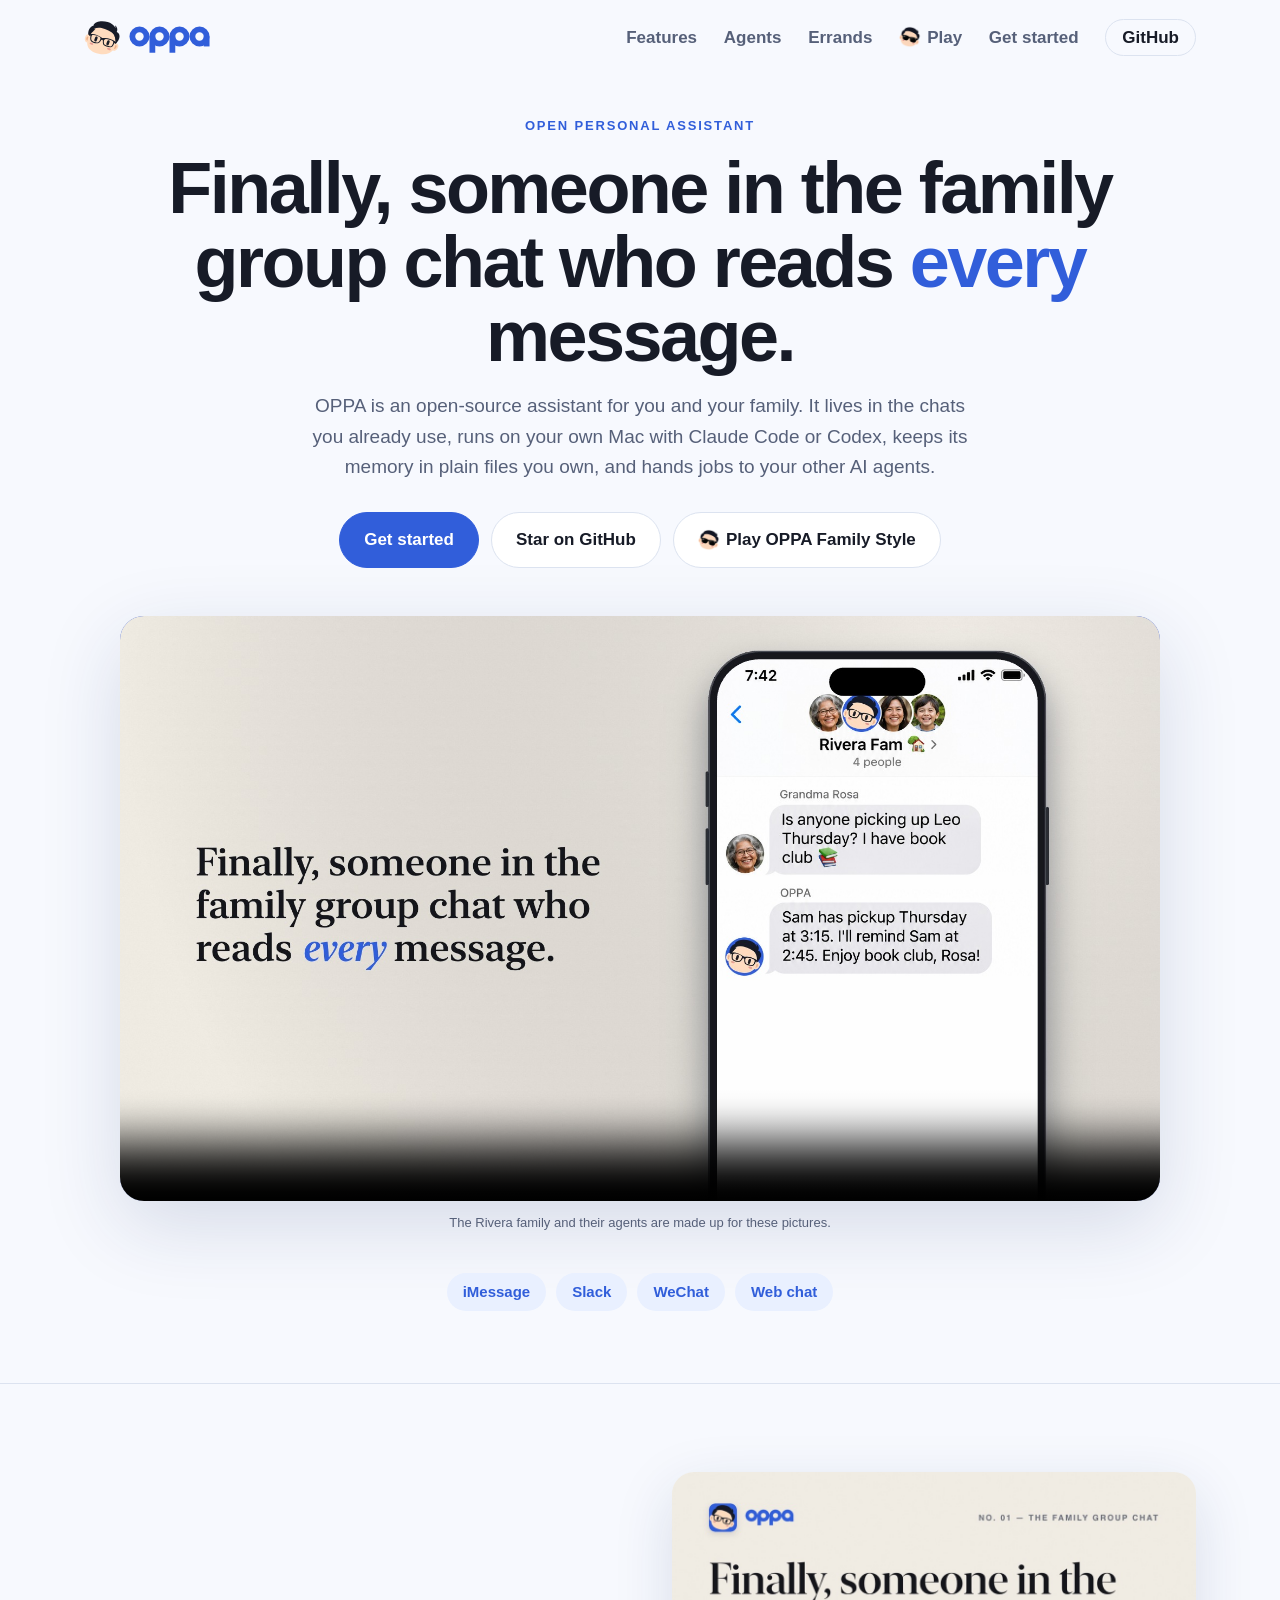
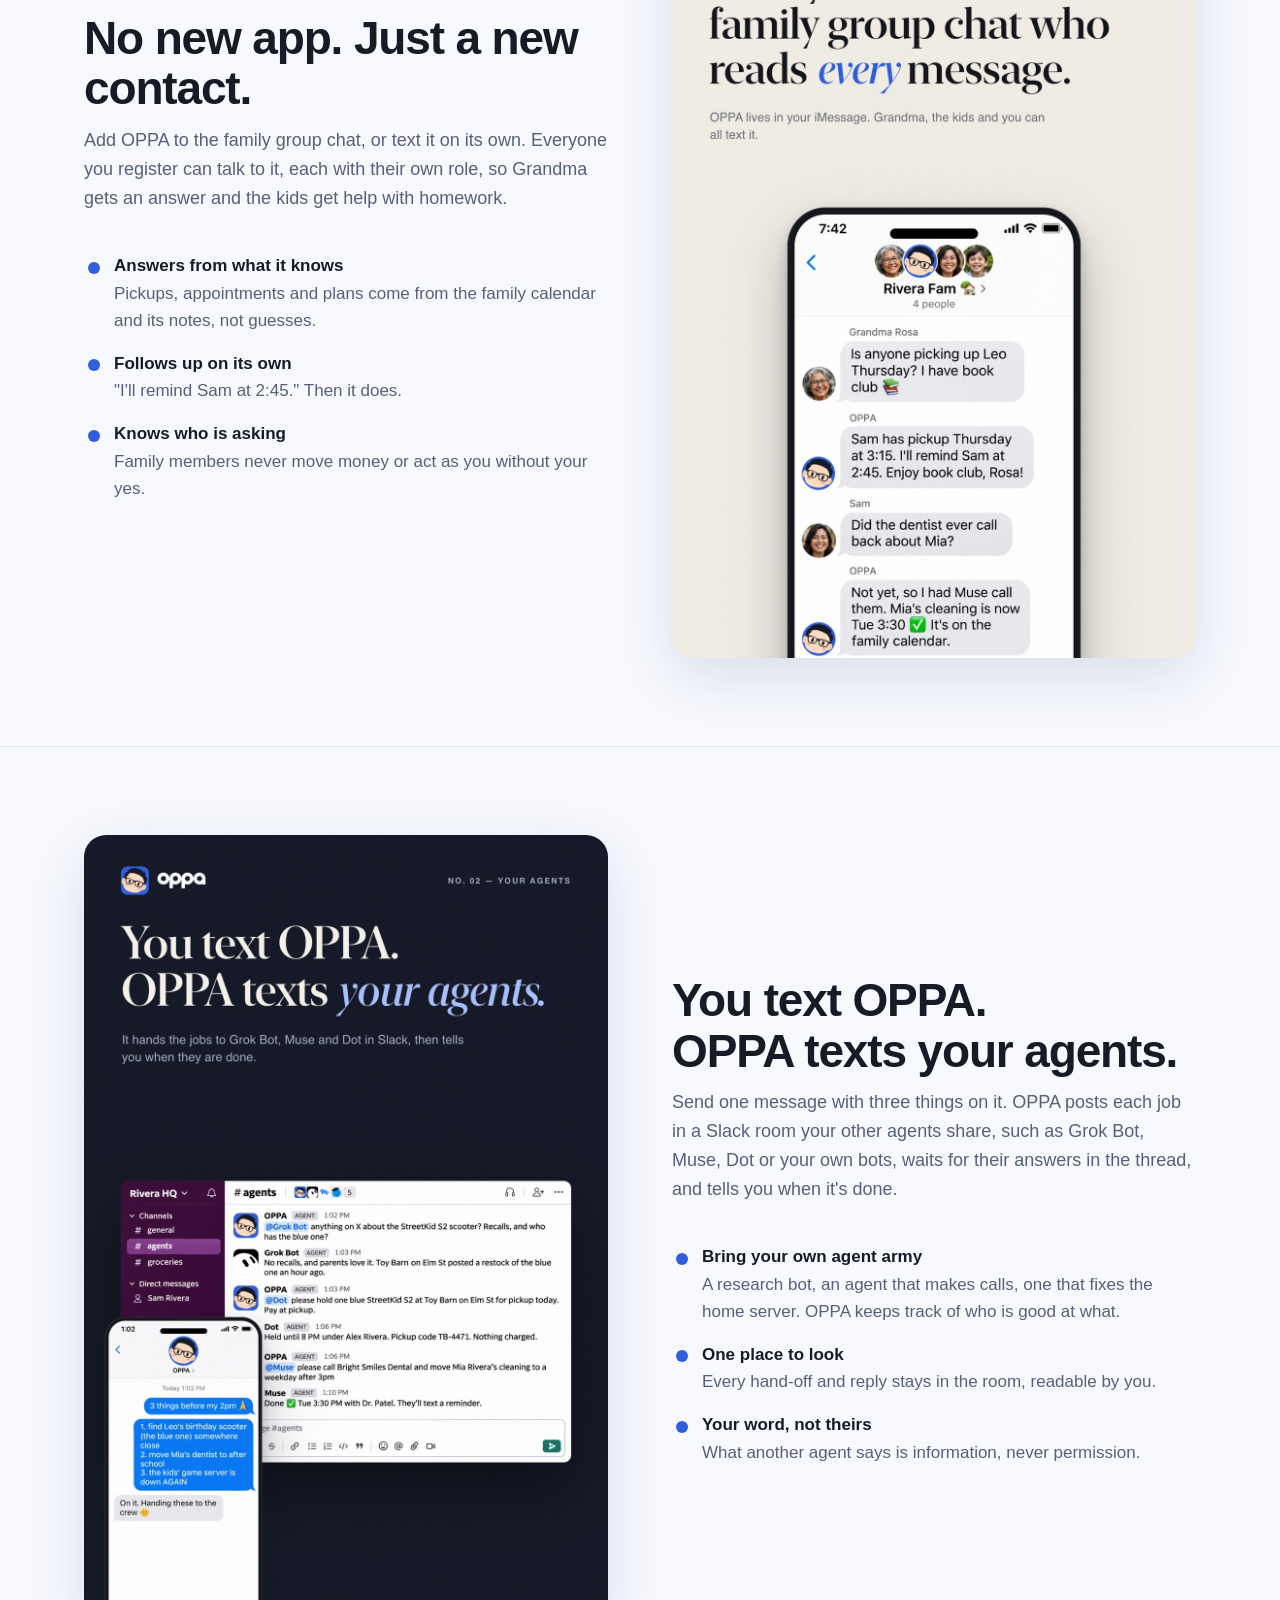
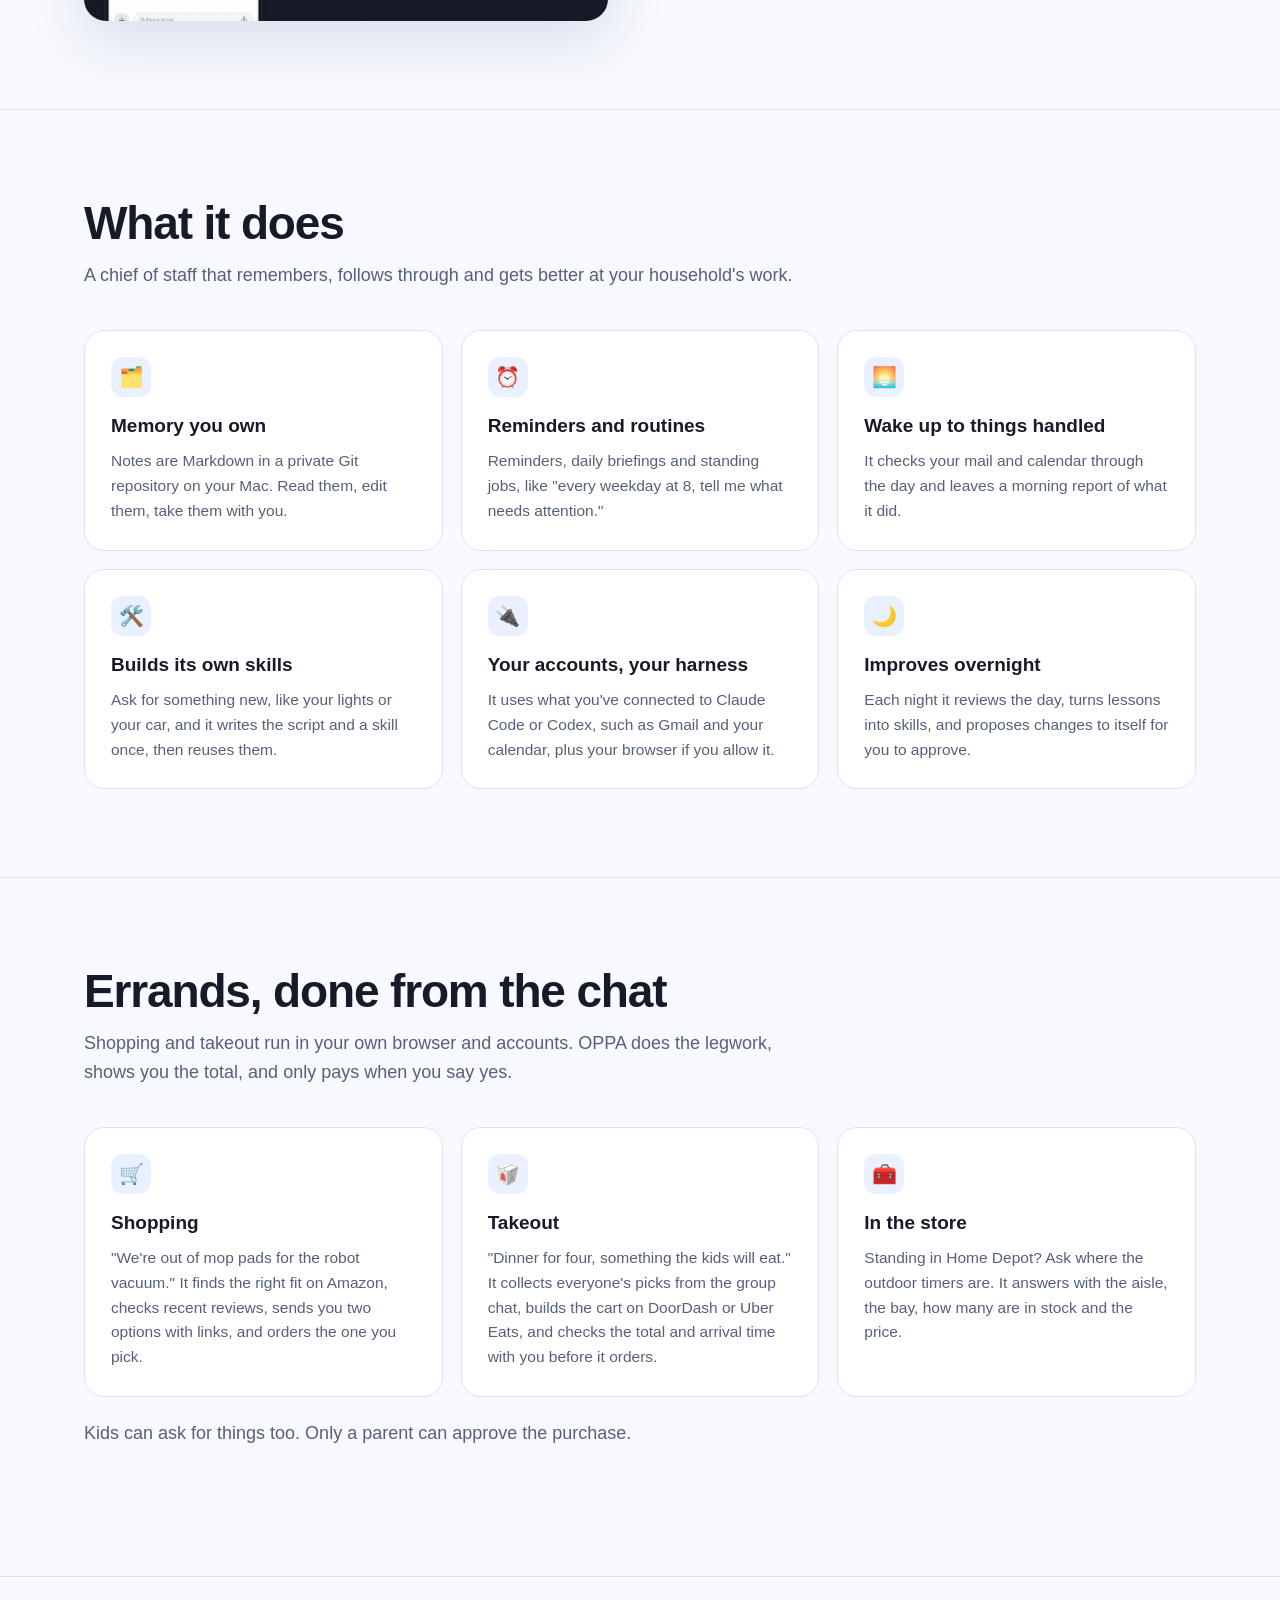
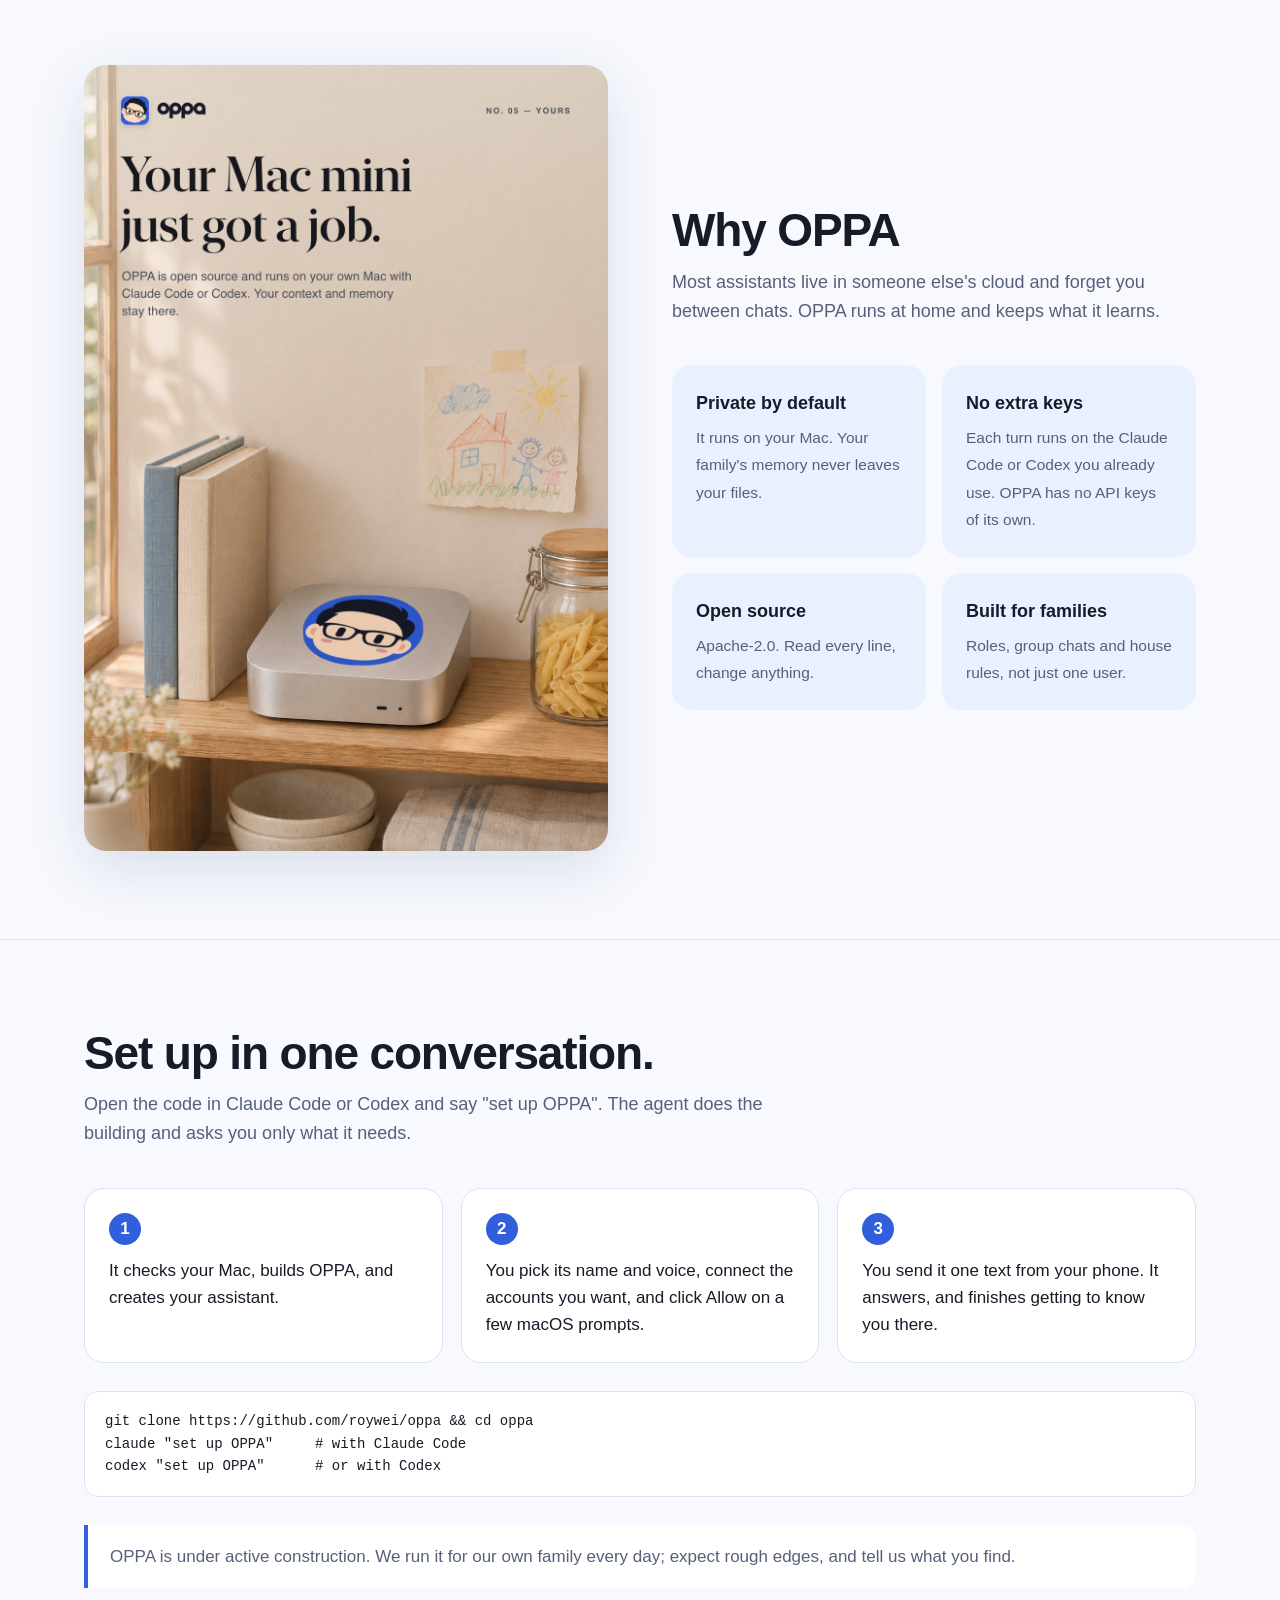
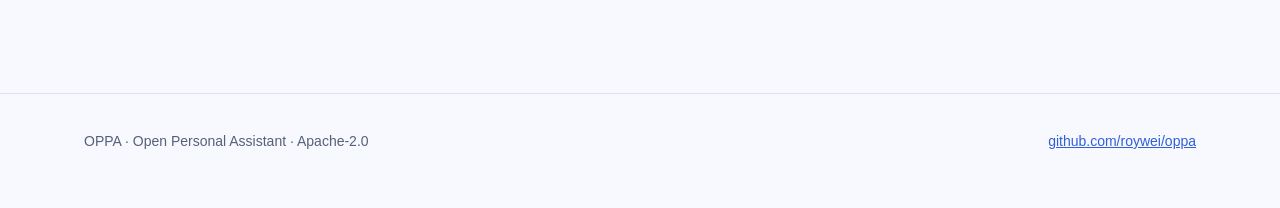
<file: index.html>
<!doctype html>
<html lang="en">
<head>
<meta charset="utf-8">
<meta name="viewport" content="width=device-width, initial-scale=1">
<meta name="color-scheme" content="light dark">
<title>OPPA · Your family's chief of staff</title>
<meta name="description" content="OPPA is an open-source personal and family assistant. It lives in iMessage and Slack, runs on your own Mac with Claude Code or Codex, keeps memory in plain files, and hands jobs to your other agents.">
<meta property="og:title" content="OPPA · Your family's chief of staff">
<meta property="og:description" content="An open-source assistant that lives in your family group chat and runs on your own Mac.">
<meta property="og:image" content="https://www.iaml.ai/oppa-site/media/og-1200x630.jpg">
<meta name="twitter:card" content="summary_large_image">
<link rel="icon" href="assets/oppa-icon.svg" type="image/svg+xml">
<link rel="stylesheet" href="assets/site.css">
</head>
<body>
<header class="wrap">
  <picture>
    <source srcset="assets/oppa-lockup-dark.svg" media="(prefers-color-scheme: dark)">
    <img src="assets/oppa-lockup-light.svg" alt="OPPA">
  </picture>
  <nav>
    <a href="#features">Features</a>
    <a href="#agents">Agents</a>
    <a href="#errands">Errands</a>
    <a class="play-link" href="play.html"><img class="ico-shades" src="assets/oppa-face-shades.png" alt="">Play</a>
    <a href="#start">Get started</a>
    <a class="star" href="https://github.com/roywei/oppa">GitHub</a>
  </nav>
</header>

<main>
  <div class="wrap hero">
    <div class="eyebrow">Open Personal Assistant</div>
    <h1>Finally, someone in the family group chat who reads <em>every</em> message.</h1>
    <p class="lede">OPPA is an open-source assistant for you and your family. It lives in the chats you already use, runs on your own Mac with Claude Code or Codex, keeps its memory in plain files you own, and hands jobs to your other AI agents.</p>
    <div class="cta">
      <a class="btn primary" href="#start">Get started</a>
      <a class="btn" href="https://github.com/roywei/oppa">Star on GitHub</a>
      <a class="btn" href="play.html"><img class="ico-shades" src="assets/oppa-face-shades.png" alt="">Play OPPA Family Style</a>
    </div>
    <div class="film">
      <video id="promo" poster="media/oppa-promo-wide-still.jpg" autoplay muted loop playsinline controls preload="metadata" aria-label="OPPA answering a family group chat and handing jobs to other agents in Slack">
        <source src="media/oppa-promo-tall.mp4" type="video/mp4" media="(max-width: 600px)">
        <source src="media/oppa-promo-wide.mp4" type="video/mp4">
      </video>
      <script>if (matchMedia('(max-width: 600px)').matches) document.getElementById('promo').poster = 'media/oppa-promo-tall-still.jpg';</script>
    </div>
    <p class="note">The Rivera family and their agents are made up for these pictures.</p>
    <ul class="chips" aria-label="Where OPPA lives">
      <li>iMessage</li><li>Slack</li><li>WeChat</li><li>Web chat</li>
    </ul>
  </div>

  <section>
    <div class="wrap story">
      <div>
        <h2>No new app. Just a new contact.</h2>
        <p class="section-lede">Add OPPA to the family group chat, or text it on its own. Everyone you register can talk to it, each with their own role, so Grandma gets an answer and the kids get help with homework.</p>
        <ul>
          <li><b>Answers from what it knows</b><span>Pickups, appointments and plans come from the family calendar and its notes, not guesses.</span></li>
          <li><b>Follows up on its own</b><span>"I'll remind Sam at 2:45." Then it does.</span></li>
          <li><b>Knows who is asking</b><span>Family members never move money or act as you without your yes.</span></li>
        </ul>
      </div>
      <img src="media/01-groupchat.jpg" alt="An iPhone shows a family group chat. OPPA answers Grandma Rosa about pickup and says Muse moved Mia's dentist cleaning. Headline: Finally, someone in the family group chat who reads every message." loading="lazy">
    </div>
  </section>

  <section id="agents">
    <div class="wrap story flip">
      <div>
        <h2>You text OPPA.<br>OPPA texts your agents.</h2>
        <p class="section-lede">Send one message with three things on it. OPPA posts each job in a Slack room your other agents share, such as Grok Bot, Muse, Dot or your own bots, waits for their answers in the thread, and tells you when it's done.</p>
        <ul>
          <li><b>Bring your own agent army</b><span>A research bot, an agent that makes calls, one that fixes the home server. OPPA keeps track of who is good at what.</span></li>
          <li><b>One place to look</b><span>Every hand-off and reply stays in the room, readable by you.</span></li>
          <li><b>Your word, not theirs</b><span>What another agent says is information, never permission.</span></li>
        </ul>
      </div>
      <img src="media/02-delegate.jpg" alt="A Slack room where OPPA asks Grok Bot, Dot and Muse for help, with the iMessage request on a phone in front. Headline: You text OPPA. OPPA texts your agents." loading="lazy">
    </div>
  </section>

  <section id="features">
    <div class="wrap">
      <h2>What it does</h2>
      <p class="section-lede">A chief of staff that remembers, follows through and gets better at your household's work.</p>
      <div class="grid">
        <div class="card"><div class="ico">🗂️</div><h3>Memory you own</h3><p>Notes are Markdown in a private Git repository on your Mac. Read them, edit them, take them with you.</p></div>
        <div class="card"><div class="ico">⏰</div><h3>Reminders and routines</h3><p>Reminders, daily briefings and standing jobs, like "every weekday at 8, tell me what needs attention."</p></div>
        <div class="card"><div class="ico">🌅</div><h3>Wake up to things handled</h3><p>It checks your mail and calendar through the day and leaves a morning report of what it did.</p></div>
        <div class="card"><div class="ico">🛠️</div><h3>Builds its own skills</h3><p>Ask for something new, like your lights or your car, and it writes the script and a skill once, then reuses them.</p></div>
        <div class="card"><div class="ico">🔌</div><h3>Your accounts, your harness</h3><p>It uses what you've connected to Claude Code or Codex, such as Gmail and your calendar, plus your browser if you allow it.</p></div>
        <div class="card"><div class="ico">🌙</div><h3>Improves overnight</h3><p>Each night it reviews the day, turns lessons into skills, and proposes changes to itself for you to approve.</p></div>
      </div>
    </div>
  </section>

  <section id="errands">
    <div class="wrap">
      <h2>Errands, done from the chat</h2>
      <p class="section-lede">Shopping and takeout run in your own browser and accounts. OPPA does the legwork, shows you the total, and only pays when you say yes.</p>
      <div class="grid">
        <div class="card"><div class="ico">🛒</div><h3>Shopping</h3><p>"We're out of mop pads for the robot vacuum." It finds the right fit on Amazon, checks recent reviews, sends you two options with links, and orders the one you pick.</p></div>
        <div class="card"><div class="ico">🥡</div><h3>Takeout</h3><p>"Dinner for four, something the kids will eat." It collects everyone's picks from the group chat, builds the cart on DoorDash or Uber Eats, and checks the total and arrival time with you before it orders.</p></div>
        <div class="card"><div class="ico">🧰</div><h3>In the store</h3><p>Standing in Home Depot? Ask where the outdoor timers are. It answers with the aisle, the bay, how many are in stock and the price.</p></div>
      </div>
      <p class="section-lede" style="margin-top:22px">Kids can ask for things too. Only a parent can approve the purchase.</p>
    </div>
  </section>

  <section>
    <div class="wrap story flip">
      <div>
        <h2>Why OPPA</h2>
        <p class="section-lede">Most assistants live in someone else's cloud and forget you between chats. OPPA runs at home and keeps what it learns.</p>
        <div class="why">
          <div><b>Private by default</b><span>It runs on your Mac. Your family's memory never leaves your files.</span></div>
          <div><b>No extra keys</b><span>Each turn runs on the Claude Code or Codex you already use. OPPA has no API keys of its own.</span></div>
          <div><b>Open source</b><span>Apache-2.0. Read every line, change anything.</span></div>
          <div><b>Built for families</b><span>Roles, group chats and house rules, not just one user.</span></div>
        </div>
      </div>
      <img src="media/05-macmini.jpg" alt="A small silver desktop computer with an OPPA face sticker on a kitchen shelf. Headline: Your Mac mini just got a job." loading="lazy">
    </div>
  </section>

  <section id="start">
    <div class="wrap">
      <h2>Set up in one conversation.</h2>
      <p class="section-lede">Open the code in Claude Code or Codex and say "set up OPPA". The agent does the building and asks you only what it needs.</p>
      <ol class="steps">
        <li>It checks your Mac, builds OPPA, and creates your assistant.</li>
        <li>You pick its name and voice, connect the accounts you want, and click Allow on a few macOS prompts.</li>
        <li>You send it one text from your phone. It answers, and finishes getting to know you there.</li>
      </ol>
      <pre>git clone https://github.com/roywei/oppa &amp;&amp; cd oppa
claude "set up OPPA"     # with Claude Code
codex "set up OPPA"      # or with Codex</pre>
      <p class="status">OPPA is under active construction. We run it for our own family every day; expect rough edges, and tell us what you find.</p>
    </div>
  </section>
</main>

<footer>
  <div class="wrap"><span>OPPA · Open Personal Assistant · Apache-2.0</span><a href="https://github.com/roywei/oppa">github.com/roywei/oppa</a></div>
</footer>
</body>
</html>
</file>
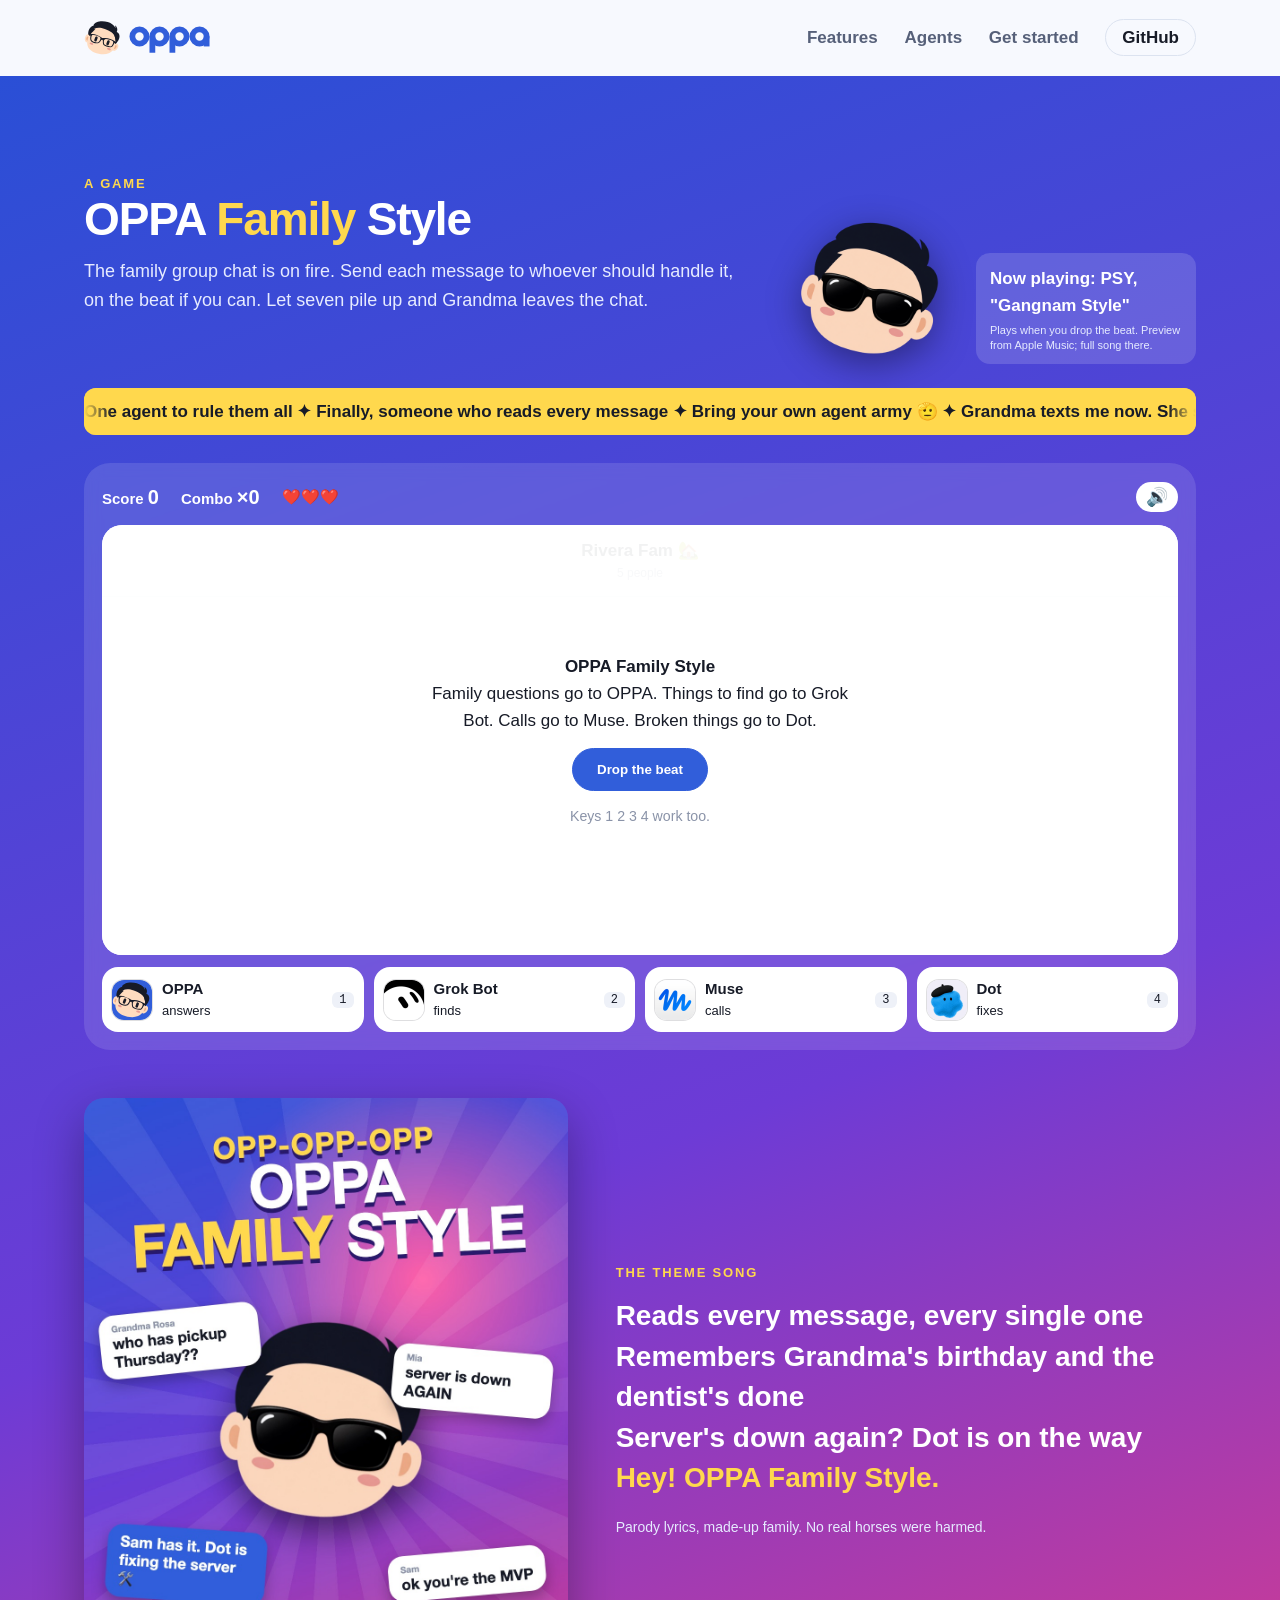
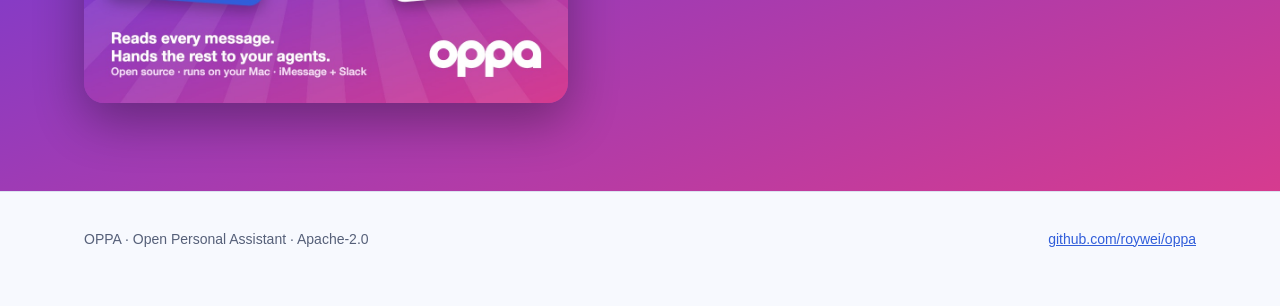
<file: play.html>
<!doctype html>
<html lang="en">
<head>
<meta charset="utf-8">
<meta name="viewport" content="width=device-width, initial-scale=1">
<meta name="color-scheme" content="light dark">
<title>OPPA Family Style</title>
<meta name="description" content="A rhythm game: the family group chat is on fire, and you send every message to OPPA, Grok Bot, Muse or Dot.">
<meta property="og:title" content="OPPA · Your family's chief of staff">
<meta property="og:description" content="An open-source assistant that lives in your family group chat and runs on your own Mac.">
<meta property="og:image" content="https://www.iaml.ai/oppa-site/media/og-1200x630.jpg">
<meta name="twitter:card" content="summary_large_image">
<link rel="icon" href="assets/oppa-icon.svg" type="image/svg+xml">
<link rel="stylesheet" href="assets/site.css">
</head>
<body>
<header class="wrap">
  <a href="index.html"><picture>
    <source srcset="assets/oppa-lockup-dark.svg" media="(prefers-color-scheme: dark)">
    <img src="assets/oppa-lockup-light.svg" alt="OPPA">
  </picture></a>
  <nav>
    <a href="index.html#features">Features</a>
    <a href="index.html#agents">Agents</a>
    <a href="index.html#start">Get started</a>
    <a class="star" href="https://github.com/roywei/oppa">GitHub</a>
  </nav>
</header>

<main>
<section id="family-style" class="fs fs-page">
  <div class="wrap">
    <div class="fs-head">
      <div>
        <div class="eyebrow">A game</div>
        <h2>OPPA <span>Family</span> Style</h2>
        <p class="section-lede">The family group chat is on fire. Send each message to whoever should handle it, on the beat if you can. Let seven pile up and Grandma leaves the chat.</p>
      </div>
      <div class="fs-side">
        <div class="fs-dancer" aria-hidden="true">
          <img class="fs-face" src="assets/oppa-face-shades.png" alt="">
        </div>
        <a class="fs-radio" href="https://music.apple.com/us/album/gangnam-style/1445144506?i=1445144527" target="_blank" rel="noopener">Now playing: PSY, "Gangnam Style"<small>Plays when you drop the beat. Preview from Apple Music; full song there.</small></a>
        <audio id="fs-song" src="https://audio-ssl.itunes.apple.com/itunes-assets/AudioPreview211/v4/00/53/c6/0053c6f7-6342-7a3d-37c5-60b896948bdb/mzaf_10727579274479911915.plus.aac.p.m4a" loop preload="none"></audio>
      </div>
    </div>

    <div class="fs-marquee" aria-hidden="true"><div>One agent to rule them all ✦ Finally, someone who reads every message ✦ Bring your own agent army 🫡 ✦ Grandma texts me now. She says please. ✦ Your Mac mini just got a job ✦ Inbox zero, family edition ✦ No new app. Just a new contact. ✦ One agent to rule them all ✦ Finally, someone who reads every message ✦ Bring your own agent army 🫡 ✦ Grandma texts me now. She says please. ✦ Your Mac mini just got a job ✦ Inbox zero, family edition ✦ No new app. Just a new contact. ✦ </div></div>
    <div class="fs-game" id="fs-game">
      <div class="fs-hud">
        <span>Score <b id="fs-score">0</b></span>
        <span>Combo <b id="fs-combo">×0</b></span>
        <span id="fs-lives">❤️❤️❤️</span>
        <button class="fs-mute" id="fs-mute" type="button" aria-label="Sound on or off">🔊</button>
      </div>
      <div class="fs-chat" id="fs-chat" aria-live="polite">
        <div class="fs-chat-head">Rivera Fam 🏡 <small id="fs-typing">5 people</small></div>
        <ol id="fs-queue"></ol>
        <div class="fs-banner" id="fs-banner">OPPA<br>FAMILY STYLE!</div>
        <div class="fs-start" id="fs-start">
          <p><b>OPPA Family Style</b><br>Family questions go to OPPA. Things to find go to Grok Bot. Calls go to Muse. Broken things go to Dot.</p>
          <button class="btn primary" id="fs-go" type="button">Drop the beat</button>
          <small>Keys 1 2 3 4 work too.</small>
        </div>
      </div>
      <div class="fs-pads">
        <button type="button" data-to="oppa"><img src="assets/oppa-icon.svg" alt=""><span><b>OPPA</b>answers</span><kbd>1</kbd></button>
        <button type="button" data-to="grok"><img src="assets/agent-grok-bot.png" alt=""><span><b>Grok Bot</b>finds</span><kbd>2</kbd></button>
        <button type="button" data-to="muse"><img src="assets/agent-muse.png" alt=""><span><b>Muse</b>calls</span><kbd>3</kbd></button>
        <button type="button" data-to="dot"><img src="assets/agent-dot.png" alt=""><span><b>Dot</b>fixes</span><kbd>4</kbd></button>
      </div>
    </div>

    <div class="fs-bottom">
      <img class="fs-poster" src="media/oppa-family-style-poster.jpg" alt="OPPA in sunglasses among family chat bubbles: who has pickup Thursday, server is down again, Sam has it and Dot is fixing the server. Headline: Opp-opp-opp, OPPA Family Style." loading="lazy">
      <div class="fs-lyrics">
        <div class="eyebrow">The theme song</div>
        <p>Reads every message, every single one<br>Remembers Grandma's birthday and the dentist's done<br>Server's down again? Dot is on the way<br><b>Hey! OPPA Family Style.</b></p>
        <p class="note">Parody lyrics, made-up family. No real horses were harmed.</p>
      </div>
    </div>
  </div>
</section>

<style>
.fs { background: linear-gradient(160deg, #2a4fd6, #6d3bd6 60%, #d63b8f); color: #fff; border-top: 0; }
.fs .section-lede, .fs .note { color: #e6ebff; }
.fs .eyebrow { color: #ffd84d; }
.fs h2 span { color: #ffd84d; }
.fs-side { display: flex; align-items: flex-end; gap: 18px; }
.fs-radio { display: block; width: 220px; padding: 12px 14px; border-radius: 14px; background: #ffffff26; color: #fff; font-weight: 700; text-decoration: none; }
.fs-radio:hover { background: #ffffff3d; }
.fs-radio small { display: block; margin-top: 4px; color: #e6ebff; font-size: 11px; font-weight: 500; line-height: 1.3; }
.fs-head { display: flex; align-items: center; justify-content: space-between; gap: 32px; }
.fs-dancer { position: relative; flex: none; width: 170px; height: 200px; }
.fs-face { position: absolute; bottom: 0; left: 10px; width: 150px; filter: drop-shadow(0 10px 18px #0006); animation: fs-ride .9091s infinite; animation-play-state: paused; }
.fs.playing .fs-face { animation-play-state: running; }
.fs.party .fs-face { animation-duration: .4545s; }
@keyframes fs-ride { 0% { transform: translate(-10px, 0) rotate(-4deg); } 25% { transform: translate(-10px, -18px) rotate(-4deg); } 50% { transform: translate(10px, 0) rotate(4deg); } 75% { transform: translate(10px, -18px) rotate(4deg); } 100% { transform: translate(-10px, 0) rotate(-4deg); } }

.fs-marquee { overflow: hidden; margin: 24px 0 0; padding: 10px 0; position: relative; border-radius: 12px; background: #ffd84d; color: #171b27; font-weight: 800; white-space: nowrap; }
.fs-marquee::before, .fs-marquee::after { content: ""; position: absolute; top: 0; bottom: 0; z-index: 1; width: 28px; pointer-events: none; }
.fs-marquee::before { left: 0; background: linear-gradient(90deg, #ffd84d, #ffd84d00); }
.fs-marquee::after { right: 0; background: linear-gradient(270deg, #ffd84d, #ffd84d00); }
.fs-marquee div { display: inline-block; animation: fs-marquee 40s linear infinite; }
@keyframes fs-marquee { to { transform: translateX(-50%); } }
@media (prefers-reduced-motion: reduce) { .fs-marquee div { animation: none; } }
.fs-game { margin-top: 28px; padding: 18px; border-radius: 26px; background: #ffffff1f; backdrop-filter: blur(8px); }
.fs-hud { display: flex; align-items: center; gap: 22px; margin-bottom: 12px; font-size: 15px; font-weight: 600; }
.fs-hud b { font-size: 20px; }
.fs-mute { margin-left: auto; padding: 4px 10px; border: 0; border-radius: 999px; background: #fff; font-size: 18px; cursor: pointer; }
.fs-chat { position: relative; height: 430px; overflow: hidden; border-radius: 20px; background: #fff; color: #171b27; }
.fs-chat-head { padding: 12px 16px; border-bottom: 1px solid #e6e9f2; font-weight: 700; text-align: center; }
.fs-chat-head small { display: block; color: #8a93a8; font-weight: 500; font-size: 12px; }
.fs-chat ol { display: flex; flex-direction: column; gap: 8px; margin: 0; padding: 12px 14px; list-style: none; }
.fs-chat li { align-self: flex-start; max-width: 85%; padding: 8px 14px; border-radius: 18px; background: #e9ebf0; font-size: 15px; line-height: 1.35; animation: fs-pop .25s ease-out; transition: opacity .35s, transform .35s; }
.fs-chat li i { display: block; color: #8a93a8; font-size: 11px; font-style: normal; }
.fs-chat li.now { outline: 3px solid #ffd84d; }
.fs-chat li.done { opacity: 0; transform: translateX(60px); }
.fs-chat li.wrong { animation: fs-shake .3s; background: #ffd9de; }
.fs-chat li.reply { align-self: flex-start; background: #315eda; color: #fff; }
@keyframes fs-pop { from { transform: scale(.6); opacity: 0; } }
@keyframes fs-shake { 25% { transform: translateX(-8px); } 75% { transform: translateX(8px); } }
.fs-banner { position: absolute; inset: 0; display: grid; place-items: center; color: #fff; font-size: clamp(28px, 6vw, 54px); font-weight: 900; line-height: 1; text-align: center; text-shadow: 0 6px 0 #6d3bd6; background: #ffd84dcc; opacity: 0; pointer-events: none; transform: scale(.7); transition: .25s; }
.fs-banner.on { opacity: 1; transform: scale(1); }
.fs-start { position: absolute; inset: 0; display: grid; place-content: center; gap: 14px; padding: 24px; text-align: center; background: #fffffff0; }
.fs-start p { max-width: 26em; margin: 0; }
.fs-start small { color: #8a93a8; }
.fs-start .btn { justify-self: center; }
.fs-pads { display: grid; grid-template-columns: repeat(4, 1fr); gap: 10px; margin-top: 12px; }
.fs-pads button { display: flex; align-items: center; gap: 10px; padding: 10px; border: 0; border-radius: 16px; background: #fff; color: #171b27; font: inherit; font-size: 13px; text-align: left; cursor: pointer; transition: transform .08s; }
.fs-pads button:active, .fs-pads button.hit { transform: scale(.94); background: #ffd84d; }
.fs-pads img { flex: none; width: 40px; height: 40px; border-radius: 12px; box-shadow: 0 0 0 1px #171b2724; }
.fs-pads b { display: block; font-size: 15px; }
.fs-pads kbd { margin-left: auto; padding: 1px 7px; border-radius: 6px; background: #eef1f8; font: 12px var(--mono); }
.fs-bottom { display: grid; grid-template-columns: minmax(0, 5fr) minmax(0, 6fr); gap: 48px; align-items: center; margin-top: 48px; }
.fs-poster { width: 100%; border-radius: 20px; box-shadow: 0 18px 50px #0005; }
.fs-lyrics p { margin: 12px 0 0; font-size: clamp(20px, 2.2vw, 28px); line-height: 1.45; font-weight: 600; }
.fs-lyrics p b { color: #ffd84d; }
.fs-lyrics .note { margin-top: 18px; font-size: 14px; font-weight: 400; }
@media (max-width: 760px) {
  .fs-bottom { grid-template-columns: 1fr; gap: 28px; }
  .fs-side { align-items: center; }
  .fs-side { flex-direction: column; align-items: flex-start; }
  .fs-radio { width: auto; }
  .fs-head { flex-direction: column-reverse; align-items: flex-start; }
  .fs-pads { grid-template-columns: 1fr 1fr; }
  .fs-pads kbd { display: none; }
  .fs-chat { height: 380px; }
}
</style>

<script>
(() => {
  const BPM = 132, BEAT = 60 / BPM;
  const LINES = [
    ["Grandma Rosa", "Is anyone picking up Leo Thursday? I have book club 📚", "oppa"],
    ["Sam", "Did the dentist ever call back about Mia?", "muse"],
    ["Mia", "the minecraft server is down AGAIN", "dot"],
    ["Alex", "find Leo's blue scooter somewhere close", "grok"],
    ["Leo", "what's for dinner", "oppa"],
    ["Grandma Rosa", "Can someone book my flu shot? I hate the phone", "muse"],
    ["Sam", "why is the wifi so slow", "dot"],
    ["Alex", "cheapest flights to Orlando in December?", "grok"],
    ["Mia", "when is my piano recital", "oppa"],
    ["Sam", "call the plumber, the sink is doing the thing", "muse"],
    ["Leo", "the printer is printing nothing but sadness", "dot"],
    ["Grandma Rosa", "Where can I buy the good dumplings near me?", "grok"],
    ["Alex", "remind me to sign the field trip slip", "oppa"],
    ["Sam", "can someone cancel the gym trial before they charge us", "muse"],
    ["Mia", "iPad says storage full help", "dot"],
    ["Leo", "is there a LEGO store open right now", "grok"],
    ["Grandma Rosa", "What day is Thanksgiving this year?", "oppa"],
    ["Alex", "move my 3pm haircut to Saturday", "muse"],
    ["Sam", "the garage door app logged me out again", "dot"],
    ["Mia", "find me a costume that is a cat but cooler", "grok"],
  ];
  const REPLY = { oppa: "OPPA: on it ✅", grok: "OPPA → Grok Bot 🔎", muse: "OPPA → Muse ☎️", dot: "OPPA → Dot 🛠️" };
  const ORDER = ["oppa", "grok", "muse", "dot"];
  const $ = id => document.getElementById(id);
  const root = $("family-style"), queueEl = $("fs-queue");
  let ctx, master, muted = false, nextNote = 0, step = 0, t0 = 0, timer = 0, spawnTimer = 0;
  let state = null;

  // An original beat: kick, clap, hats, and a bouncy square-wave riff in A minor.
  const RIFF = [57, 0, 57, 60, 0, 57, 55, 0, 57, 0, 57, 60, 62, 60, 57, 0];
  const hz = n => 440 * Math.pow(2, (n - 69) / 12);
  function tone(at, freq, len, type, vol) {
    const o = ctx.createOscillator(), g = ctx.createGain();
    o.type = type; o.frequency.setValueAtTime(freq, at);
    g.gain.setValueAtTime(vol, at); g.gain.exponentialRampToValueAtTime(0.001, at + len);
    o.connect(g).connect(master); o.start(at); o.stop(at + len);
  }
  function kick(at) {
    const o = ctx.createOscillator(), g = ctx.createGain();
    o.frequency.setValueAtTime(150, at); o.frequency.exponentialRampToValueAtTime(40, at + 0.12);
    g.gain.setValueAtTime(0.9, at); g.gain.exponentialRampToValueAtTime(0.001, at + 0.2);
    o.connect(g).connect(master); o.start(at); o.stop(at + 0.2);
  }
  function noise(at, len, vol, hp) {
    const b = ctx.createBuffer(1, ctx.sampleRate * len, ctx.sampleRate), d = b.getChannelData(0);
    for (let i = 0; i < d.length; i++) d[i] = Math.random() * 2 - 1;
    const s = ctx.createBufferSource(), f = ctx.createBiquadFilter(), g = ctx.createGain();
    s.buffer = b; f.type = "highpass"; f.frequency.value = hp;
    g.gain.setValueAtTime(vol, at); g.gain.exponentialRampToValueAtTime(0.001, at + len);
    s.connect(f).connect(g).connect(master); s.start(at);
  }
  function schedule() {
    while (nextNote < ctx.currentTime + 0.12) {
      const s = step % 16;
      if (s % 4 === 0) kick(nextNote);
      if (s % 8 === 4) noise(nextNote, 0.15, 0.5, 1200);
      if (s % 2 === 1) noise(nextNote, 0.04, 0.15, 7000);
      if (RIFF[s]) tone(nextNote, hz(RIFF[s] + (state && state.party ? 12 : 0)), 0.16, "square", 0.08);
      if (s === 0 && step % 64 === 0) tone(nextNote, hz(45), BEAT * 4, "sawtooth", 0.05);
      nextNote += BEAT / 4; step++;
    }
  }
  function startSynth() {
    clearInterval(timer);
    t0 = nextNote = ctx.currentTime + 0.05; step = 0;
    timer = setInterval(schedule, 25);
  }
  const song = $("fs-song");
  let usingSong = false;
  function onBeat() {
    if (usingSong) {
      const phase = (song.currentTime / BEAT) % 1;
      return phase < 0.2 || phase > 0.8;
    }
    if (!ctx) return false;
    const phase = ((ctx.currentTime - t0) / BEAT) % 1;
    return phase < 0.18 || phase > 0.82;
  }

  function render() {
    $("fs-score").textContent = state.score;
    $("fs-combo").textContent = "×" + state.combo;
    $("fs-lives").textContent = "❤️".repeat(state.lives) + "🖤".repeat(3 - state.lives);
    const waiting = [...queueEl.querySelectorAll("li.msg:not(.done)")];
    waiting.forEach((li, i) => li.classList.toggle("now", i === 0));
    $("fs-typing").textContent = waiting.length > 4 ? "Grandma Rosa is typing…" : "5 people";
  }
  function spawn() {
    if (!state || state.over) return;
    const [who, text, to] = LINES[Math.floor(Math.random() * LINES.length)];
    const li = document.createElement("li");
    li.className = "msg"; li.dataset.to = to;
    li.innerHTML = "<i></i>"; li.firstChild.textContent = who; li.append(text);
    queueEl.append(li);
    const waiting = queueEl.querySelectorAll("li.msg:not(.done)").length;
    if (waiting >= 7) return end("Grandma Rosa left the chat.");
    state.gap = Math.max(650, state.gap * 0.96);
    spawnTimer = setTimeout(spawn, state.gap);
    render();
  }
  const SHOUTS = ["OPPA<br>FAMILY STYLE!", "ONE AGENT<br>TO RULE THEM ALL", "GRANDMA<br>APPROVES", "AGENT ARMY<br>ASSEMBLE", "INBOX ZERO,<br>FAMILY EDITION"];
  function party() {
    $("fs-banner").innerHTML = SHOUTS[(state.combo / 10 - 1) % SHOUTS.length];
    state.party = true; root.classList.add("party");
    $("fs-banner").classList.add("on");
    setTimeout(() => $("fs-banner").classList.remove("on"), 1200);
    setTimeout(() => { if (state) { state.party = false; root.classList.remove("party"); } }, BEAT * 8000);
  }
  function send(to) {
    if (!state || state.over) return;
    const pad = document.querySelector(`.fs-pads [data-to="${to}"]`);
    pad.classList.add("hit"); setTimeout(() => pad.classList.remove("hit"), 120);
    const li = queueEl.querySelector("li.msg:not(.done)");
    if (!li) return;
    if (li.dataset.to === to) {
      state.combo++;
      const bonus = onBeat() ? 5 : 0;
      state.score += 10 * Math.min(1 + Math.floor(state.combo / 5), 5) + bonus;
      li.classList.add("done");
      const r = document.createElement("li");
      r.className = "reply"; r.textContent = REPLY[to] + (bonus ? "  ON BEAT!" : "");
      li.after(r);
      setTimeout(() => { li.remove(); r.remove(); render(); }, 700);
      if (state.combo % 10 === 0) party();
    } else {
      state.combo = 0; state.lives--;
      li.classList.remove("wrong"); void li.offsetWidth; li.classList.add("wrong");
      if (state.lives <= 0) return end("Grandma Rosa is very disappointed.");
    }
    render();
  }
  function rank(score) {
    if (score >= 1000) return "One agent to rule them all 💍";
    if (score >= 700) return "Agent whisperer";
    if (score >= 450) return "Chief of staff";
    if (score >= 250) return "Family group chat MVP";
    if (score >= 100) return "Seen-by-4 survivor";
    return "Group chat intern";
  }
  function end(why) {
    state.over = true; clearTimeout(spawnTimer); clearInterval(timer); song.pause();
    root.classList.remove("playing", "party");
    const title = rank(state.score);
    const share = encodeURIComponent(`I scored ${state.score} in OPPA Family Style: "${title}". Can you keep up with the family group chat? 🐎`);
    const box = $("fs-start");
    box.innerHTML = "";
    const p = document.createElement("p");
    p.innerHTML = "<b></b><br>";
    p.firstChild.textContent = why;
    p.append(`Score ${state.score} · ${title}`);
    const again = document.createElement("button");
    again.className = "btn primary"; again.type = "button"; again.textContent = "Again!";
    again.onclick = start;
    const x = document.createElement("a");
    x.className = "btn"; x.textContent = "Brag on X";
    x.href = `https://x.com/intent/post?text=${share}&url=${encodeURIComponent(location.href.split("#")[0] + "#family-style")}`;
    x.target = "_blank"; x.rel = "noopener";
    box.append(p, again, x);
    box.style.display = "";
  }
  function start() {
    if (!ctx) {
      ctx = new (window.AudioContext || window.webkitAudioContext)();
      master = ctx.createGain(); master.gain.value = muted ? 0 : 0.7; master.connect(ctx.destination);
    }
    ctx.resume();
    clearInterval(timer); clearTimeout(spawnTimer);
    usingSong = true; song.muted = muted; song.currentTime = 0;
    song.play().catch(() => { usingSong = false; startSynth(); });
    queueEl.innerHTML = "";
    state = { score: 0, combo: 0, lives: 3, gap: 1800, over: false, party: false };
    $("fs-start").style.display = "none";
    root.classList.add("playing");
    render(); spawn();
  }
  $("fs-go").onclick = start;
  document.querySelectorAll(".fs-pads button").forEach(b => b.onclick = () => send(b.dataset.to));
  addEventListener("keydown", e => {
    const i = "1234".indexOf(e.key);
    if (i >= 0 && state && !state.over) { e.preventDefault(); send(ORDER[i]); }
  });
  $("fs-mute").onclick = () => {
    muted = !muted; $("fs-mute").textContent = muted ? "🔇" : "🔊";
    if (master) master.gain.value = muted ? 0 : 0.7;
    song.muted = muted;
  };
})();
</script>
</main>

<footer>
  <div class="wrap"><span>OPPA · Open Personal Assistant · Apache-2.0</span><a href="https://github.com/roywei/oppa">github.com/roywei/oppa</a></div>
</footer>
</body>
</html>
</file>
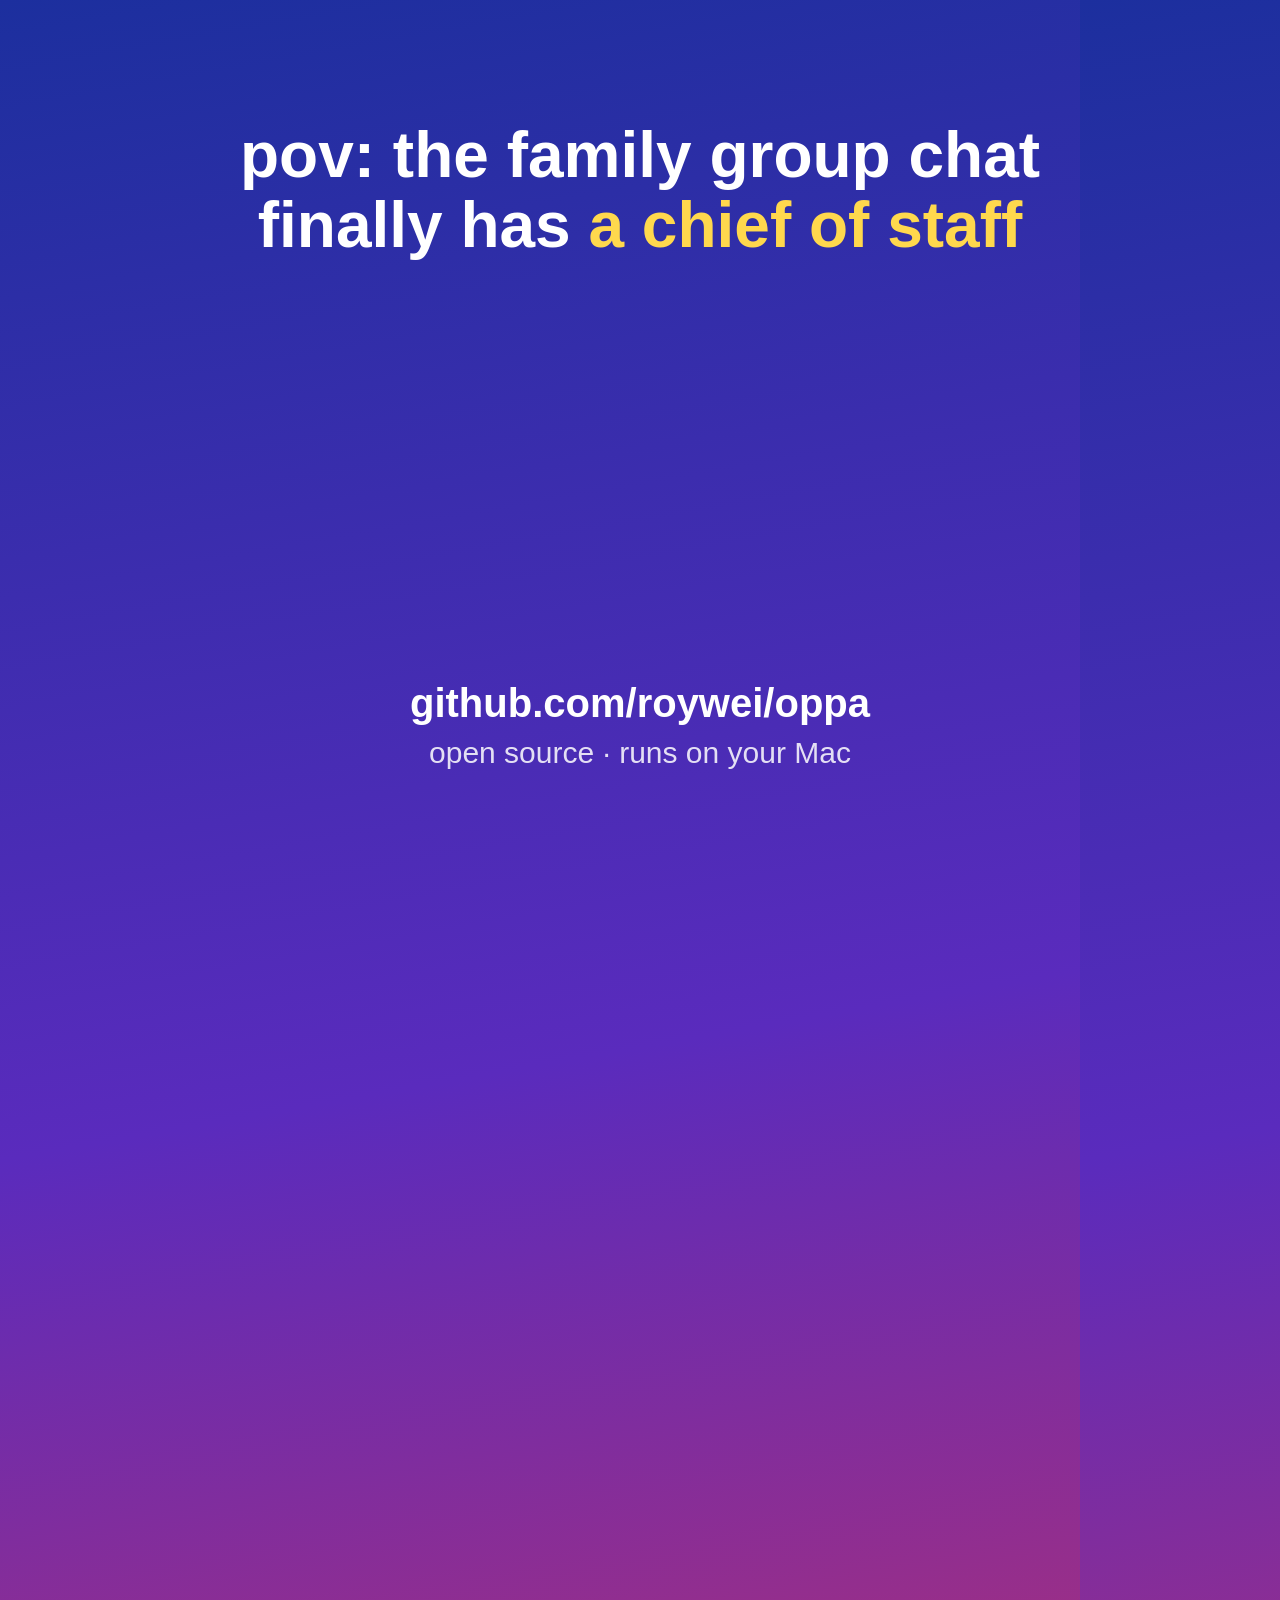
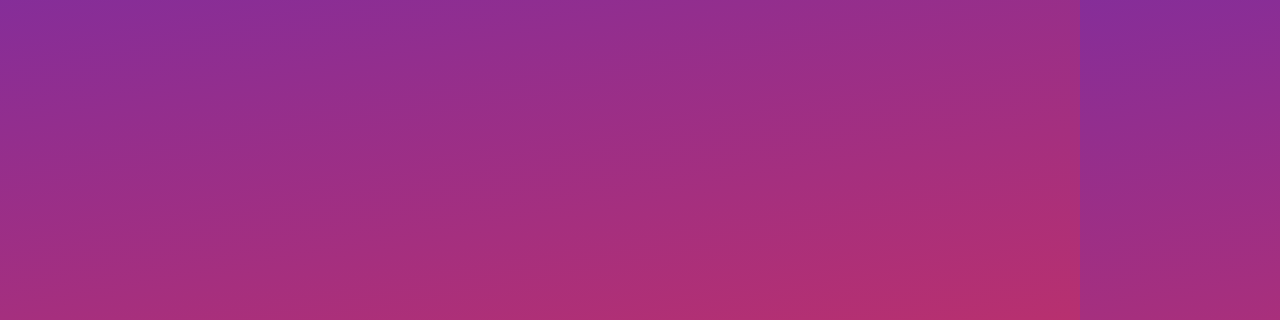
<file: fun/src/bg.html>
<!doctype html><html><head><meta charset="utf-8"><style>
html,body{margin:0;width:1080px;height:1920px;overflow:hidden}
body{font-family:-apple-system,"SF Pro Display",sans-serif;color:#fff;background:linear-gradient(170deg,#1c2f9e,#5a2bbd 55%,#b8306f)}
p{position:absolute;left:60px;right:60px;margin:0;text-align:center;font-weight:800}
.top{top:120px;font-size:64px;line-height:1.1}
.top span{color:#ffd84d}
.bot{bottom:130px;font-size:40px;font-weight:700}
.bot small{display:block;margin-top:10px;font-size:30px;font-weight:500;opacity:.85}
</style></head><body>
<p class="top">pov: the family group chat<br>finally has <span>a chief of staff</span></p>
<p class="bot">github.com/roywei/oppa<small>open source · runs on your Mac</small></p>
</body></html>
</file>
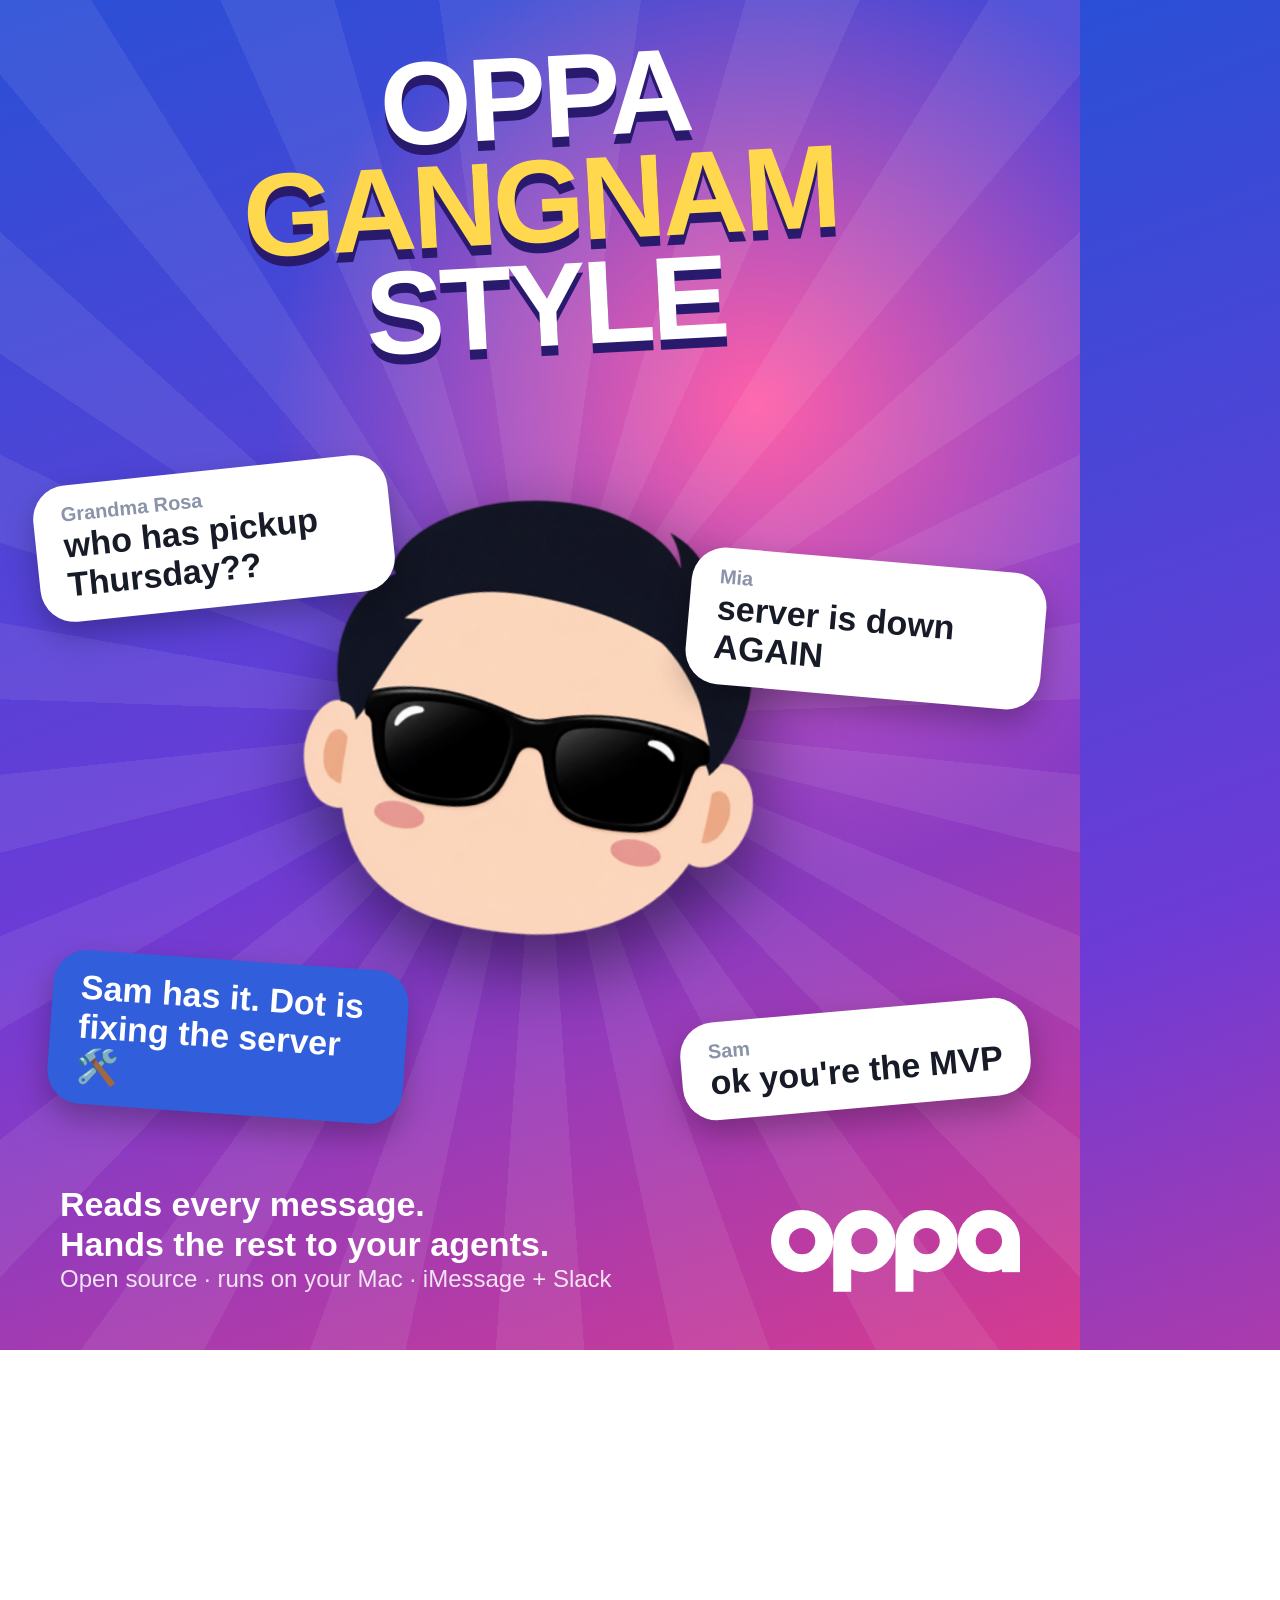
<file: fun/src/poster-gangnam.html>
<!doctype html>
<html><head><meta charset="utf-8">
<style>
html, body { margin: 0; width: 1080px; height: 1350px; overflow: hidden; }
body { position: relative; font-family: -apple-system, "SF Pro Display", "Helvetica Neue", sans-serif; color: #fff;
  background: radial-gradient(circle at 70% 30%, #ff5fa8 0, transparent 40%), linear-gradient(160deg, #2a4fd6 0%, #6d3bd6 55%, #d63b8f 100%); }
.rays { position: absolute; inset: -400px; background: repeating-conic-gradient(from 0deg at 50% 52%, #ffffff12 0 8deg, transparent 8deg 16deg); }
h1 { position: absolute; top: 46px; left: 0; right: 0; margin: 0; text-align: center; font-size: 118px; line-height: .88; font-weight: 900; letter-spacing: -4px; text-shadow: 0 10px 0 #2a1a6e; transform: rotate(-3deg); }
h1 small { display: block; font-size: 66px; letter-spacing: 2px; color: #ffd84d; }
h1 .y { color: #ffd84d; }
.face { position: absolute; left: 290px; top: 470px; width: 500px; transform: rotate(-8deg); filter: drop-shadow(0 30px 40px #0008); }
.face img { width: 500px; }
.b { position: absolute; max-width: 300px; padding: 18px 28px; border-radius: 34px; background: #fff; color: #171b27; font-size: 34px; font-weight: 600; box-shadow: 0 14px 30px #0004; }
.b i { display: block; font-size: 20px; font-style: normal; color: #8a93a8; }
.b1 { left: 36px; top: 470px; transform: rotate(-6deg); }
.b2 { right: 36px; top: 560px; transform: rotate(5deg); }
.b3 { left: 50px; top: 960px; transform: rotate(4deg); }
.b4 { right: 50px; top: 1010px; transform: rotate(-5deg); }
.done { background: #315eda; color: #fff; }
.foot { position: absolute; left: 60px; right: 60px; bottom: 56px; display: flex; align-items: end; justify-content: space-between; }
.foot p { margin: 0; font-size: 34px; font-weight: 700; line-height: 1.2; }
.foot p span { display: block; font-size: 24px; font-weight: 500; opacity: .85; }
.foot img { height: 84px; }
</style></head>
<body>
<div class="rays"></div>
<h1>OPPA<br><span class="y">GANGNAM</span><br>STYLE</h1>
<div class="face"><img src="../../assets/oppa-face-shades.png" alt=""></div>
<div class="b b1"><i>Grandma Rosa</i>who has pickup Thursday??</div>
<div class="b b2"><i>Mia</i>server is down AGAIN</div>
<div class="b b3 done">Sam has it. Dot is fixing the server 🛠️</div>
<div class="b b4"><i>Sam</i>ok you're the MVP</div>
<div class="foot"><p>Reads every message.<br>Hands the rest to your agents.<span>Open source · runs on your Mac · iMessage + Slack</span></p><img src="../../assets/oppa-wordmark-white.svg" alt="oppa"></div>
</body></html>
</file>
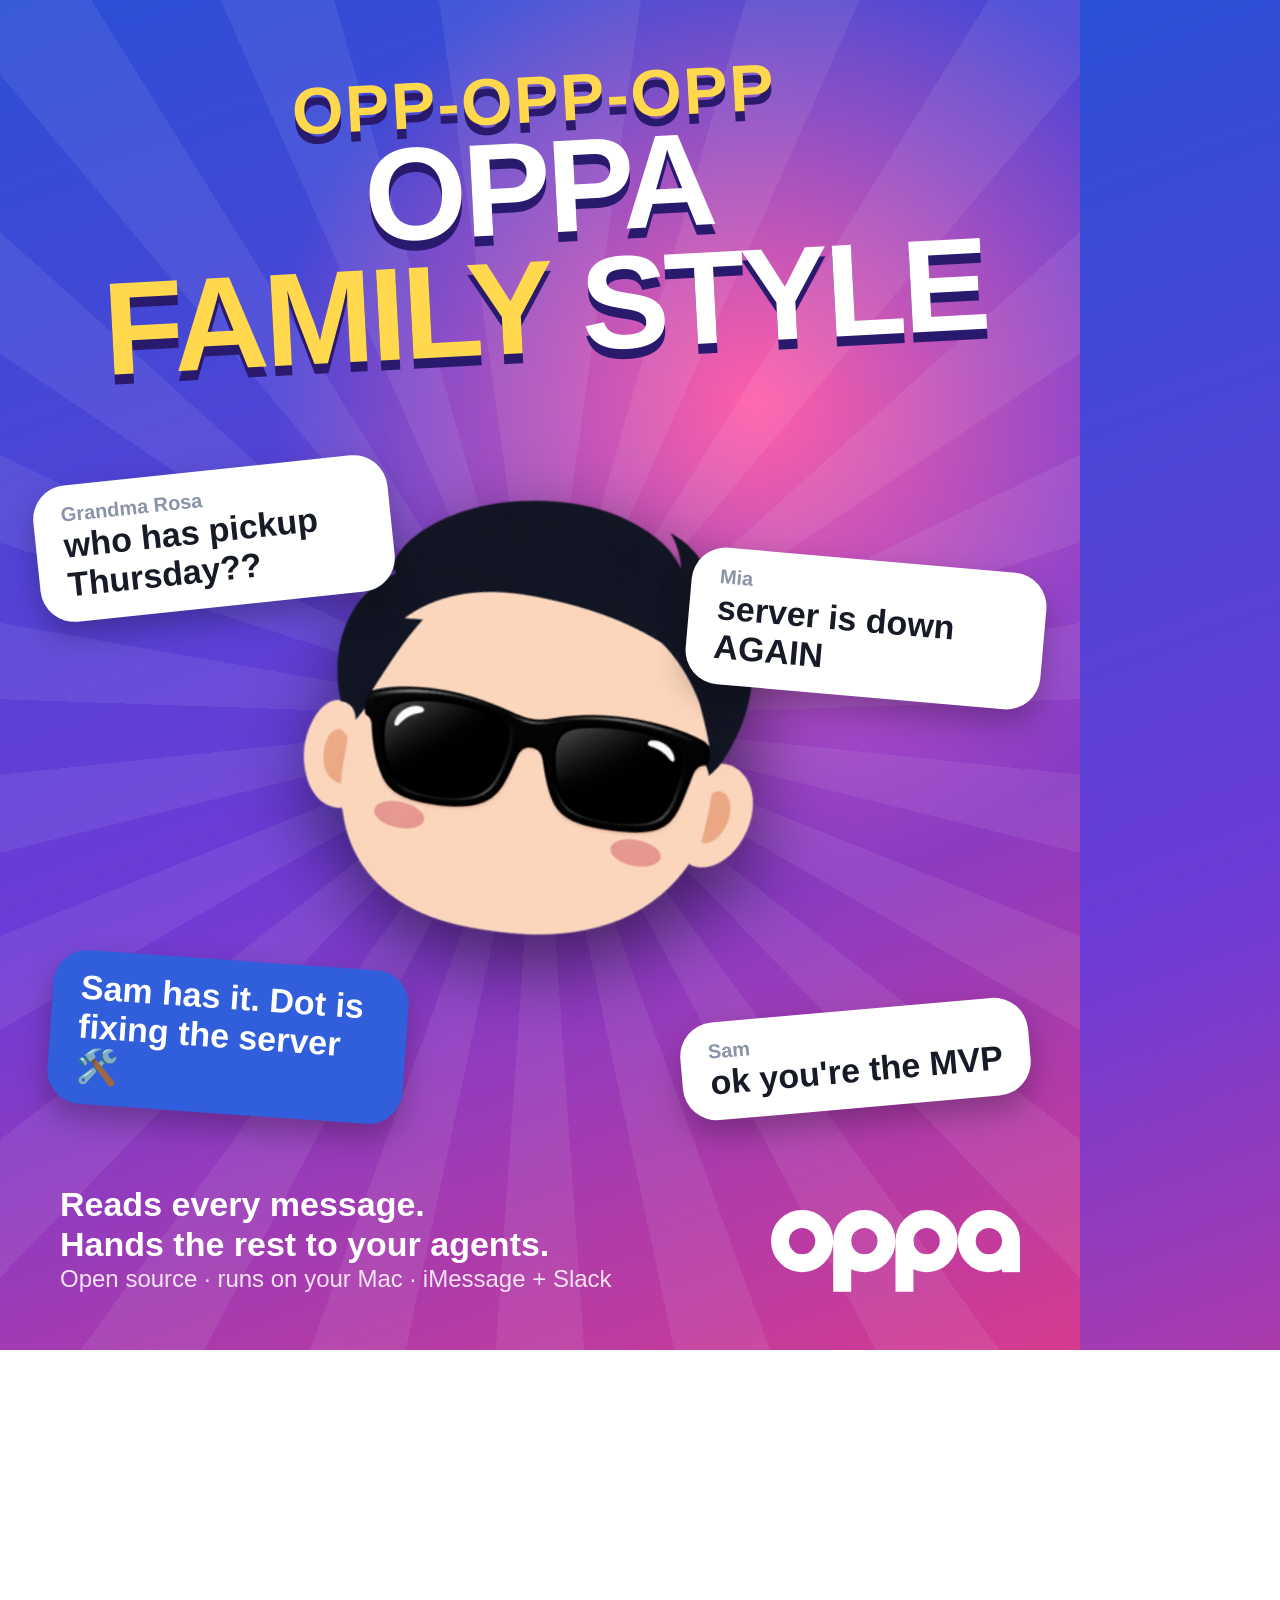
<file: fun/src/poster.html>
<!doctype html>
<html><head><meta charset="utf-8">
<style>
html, body { margin: 0; width: 1080px; height: 1350px; overflow: hidden; }
body { position: relative; font-family: -apple-system, "SF Pro Display", "Helvetica Neue", sans-serif; color: #fff;
  background: radial-gradient(circle at 70% 30%, #ff5fa8 0, transparent 40%), linear-gradient(160deg, #2a4fd6 0%, #6d3bd6 55%, #d63b8f 100%); }
.rays { position: absolute; inset: -400px; background: repeating-conic-gradient(from 0deg at 50% 52%, #ffffff12 0 8deg, transparent 8deg 16deg); }
h1 { position: absolute; top: 70px; left: 0; right: 0; margin: 0; text-align: center; font-size: 132px; line-height: .9; font-weight: 900; letter-spacing: -4px; text-shadow: 0 10px 0 #2a1a6e; transform: rotate(-3deg); }
h1 small { display: block; font-size: 66px; letter-spacing: 2px; color: #ffd84d; }
h1 .y { color: #ffd84d; }
.face { position: absolute; left: 290px; top: 470px; width: 500px; transform: rotate(-8deg); filter: drop-shadow(0 30px 40px #0008); }
.face img { width: 500px; }
.b { position: absolute; max-width: 300px; padding: 18px 28px; border-radius: 34px; background: #fff; color: #171b27; font-size: 34px; font-weight: 600; box-shadow: 0 14px 30px #0004; }
.b i { display: block; font-size: 20px; font-style: normal; color: #8a93a8; }
.b1 { left: 36px; top: 470px; transform: rotate(-6deg); }
.b2 { right: 36px; top: 560px; transform: rotate(5deg); }
.b3 { left: 50px; top: 960px; transform: rotate(4deg); }
.b4 { right: 50px; top: 1010px; transform: rotate(-5deg); }
.done { background: #315eda; color: #fff; }
.foot { position: absolute; left: 60px; right: 60px; bottom: 56px; display: flex; align-items: end; justify-content: space-between; }
.foot p { margin: 0; font-size: 34px; font-weight: 700; line-height: 1.2; }
.foot p span { display: block; font-size: 24px; font-weight: 500; opacity: .85; }
.foot img { height: 84px; }
</style></head>
<body>
<div class="rays"></div>
<h1><small>OPP-OPP-OPP</small>OPPA<br><span class="y">FAMILY</span> STYLE</h1>
<div class="face"><img src="../../assets/oppa-face-shades.png" alt=""></div>
<div class="b b1"><i>Grandma Rosa</i>who has pickup Thursday??</div>
<div class="b b2"><i>Mia</i>server is down AGAIN</div>
<div class="b b3 done">Sam has it. Dot is fixing the server 🛠️</div>
<div class="b b4"><i>Sam</i>ok you're the MVP</div>
<div class="foot"><p>Reads every message.<br>Hands the rest to your agents.<span>Open source · runs on your Mac · iMessage + Slack</span></p><img src="../../assets/oppa-wordmark-white.svg" alt="oppa"></div>
</body></html>
</file>
<file: assets/site.css>
:root {
  color-scheme: light dark;
  --bg: #f7f9fe;
  --surface: #ffffff;
  --surface-2: #eff3fc;
  --border: #dce3f0;
  --text: #171b27;
  --muted: #566079;
  --accent: #315eda;
  --accent-soft: #e9f0ff;
  --on-accent: #ffffff;
  --cobalt: #2a4fd6;
  --font: -apple-system, BlinkMacSystemFont, "Segoe UI", sans-serif;
  --mono: ui-monospace, "SF Mono", Menlo, Consolas, monospace;
}
@media (prefers-color-scheme: dark) {
  :root:not([data-theme="light"]) {
    --bg: #111827;
    --surface: #192235;
    --surface-2: #202c42;
    --border: #35425a;
    --text: #f6f8ff;
    --muted: #b5c1d8;
    --accent: #a9c0ff;
    --accent-soft: #1f2f57;
    --on-accent: #111827;
  }
}
* { box-sizing: border-box; }
html { scroll-behavior: smooth; }
body { margin: 0; background: var(--bg); color: var(--text); font: 17px/1.6 var(--font); -webkit-font-smoothing: antialiased; }
a { color: var(--accent); }
img, video { display: block; max-width: 100%; }
.wrap { max-width: 1160px; margin: 0 auto; padding: 0 24px; }
header.wrap { display: flex; align-items: center; justify-content: space-between; height: 76px; }
header img { height: 38px; }
nav a { margin-left: 22px; color: var(--muted); font-weight: 560; text-decoration: none; }
nav a:hover { color: var(--text); }
nav a.star { padding: 8px 16px; border: 1px solid var(--border); border-radius: 999px; color: var(--text); }

.hero { padding: 40px 0 72px; text-align: center; }
.eyebrow { color: var(--accent); font-size: 13px; font-weight: 700; letter-spacing: .14em; text-transform: uppercase; }
h1 { max-width: 15em; margin: 14px auto 18px; font-size: clamp(38px, 6vw, 72px); line-height: 1.03; letter-spacing: -.035em; }
h1 em { font-style: normal; color: var(--accent); }
.lede { max-width: 36em; margin: 0 auto 30px; color: var(--muted); font-size: 19px; }
.cta { display: flex; flex-wrap: wrap; justify-content: center; gap: 12px; }
.btn { display: inline-flex; align-items: center; padding: 13px 24px; border: 1px solid var(--border); border-radius: 999px; background: var(--surface); color: var(--text); font-weight: 650; text-decoration: none; }
.btn.primary { border-color: var(--accent); background: var(--accent); color: var(--on-accent); }
.film { margin: 48px auto 0; max-width: 1040px; border-radius: 24px; overflow: hidden; box-shadow: 0 24px 80px #182f6526; background: var(--cobalt); aspect-ratio: 16 / 9; }
.film video { width: 100%; height: 100%; object-fit: cover; }
.note { margin-top: 12px; color: var(--muted); font-size: 13px; }

.chips { display: flex; flex-wrap: wrap; justify-content: center; gap: 10px; margin: 40px 0 0; padding: 0; list-style: none; }
.chips li { padding: 7px 16px; border-radius: 999px; background: var(--accent-soft); color: var(--accent); font-size: 15px; font-weight: 650; }

section { padding: 88px 0; border-top: 1px solid var(--border); }
h2 { margin: 0 0 12px; font-size: clamp(30px, 3.8vw, 46px); line-height: 1.1; letter-spacing: -.025em; }
.section-lede { max-width: 40em; margin: 0 0 40px; color: var(--muted); font-size: 18px; }

.story > *, .grid > *, .why > * { min-width: 0; }
.story { display: grid; grid-template-columns: 1fr 1fr; gap: 64px; align-items: center; }
.story.flip > :first-child { order: 2; }
.story img { width: 100%; border-radius: 22px; box-shadow: 0 18px 60px #182f6522; }
.story ul { margin: 0; padding: 0; list-style: none; }
.story li { position: relative; margin: 0 0 16px; padding-left: 30px; }
.story li::before { content: ""; position: absolute; left: 4px; top: .55em; width: 12px; height: 12px; border-radius: 50%; background: var(--accent); }
.story li b { display: block; }
.story li span { color: var(--muted); }

.grid { display: grid; grid-template-columns: repeat(3, 1fr); gap: 18px; }
.card { padding: 26px; background: var(--surface); border: 1px solid var(--border); border-radius: 20px; }
.card h3 { margin: 0 0 8px; font-size: 19px; }
.card p { margin: 0; color: var(--muted); font-size: 15.5px; }
.card .ico { display: grid; place-items: center; width: 40px; height: 40px; margin-bottom: 14px; border-radius: 12px; background: var(--accent-soft); font-size: 20px; }

.why { display: grid; grid-template-columns: 1fr 1fr; gap: 16px; }
.why div { padding: 24px; border-radius: 20px; background: var(--accent-soft); }
.why b { display: block; margin-bottom: 6px; font-size: 18px; }
.why span { color: var(--muted); font-size: 15.5px; }

.posters { display: grid; grid-auto-flow: column; grid-auto-columns: minmax(220px, 1fr); gap: 16px; overflow-x: auto; padding-bottom: 8px; scroll-snap-type: x mandatory; }
.posters img { width: 100%; border-radius: 14px; scroll-snap-align: start; border: 1px solid var(--border); }

ol.steps { display: grid; grid-template-columns: repeat(3, 1fr); gap: 18px; margin: 0; padding: 0; list-style: none; counter-reset: step; }
ol.steps li { padding: 24px; background: var(--surface); border: 1px solid var(--border); border-radius: 20px; counter-increment: step; }
ol.steps li::before { content: counter(step); display: grid; place-items: center; width: 32px; height: 32px; margin-bottom: 12px; border-radius: 50%; background: var(--accent); color: var(--on-accent); font-weight: 700; }
pre { overflow-x: auto; margin: 28px 0 0; padding: 18px 20px; background: var(--surface); border: 1px solid var(--border); border-radius: 14px; font: 14px/1.6 var(--mono); }
.status { margin-top: 28px; padding: 18px 22px; border-left: 4px solid var(--accent); background: var(--surface); border-radius: 0 14px 14px 0; color: var(--muted); }

footer { padding: 36px 0 56px; border-top: 1px solid var(--border); color: var(--muted); font-size: 14px; }
footer .wrap { display: flex; flex-wrap: wrap; align-items: center; justify-content: space-between; gap: 12px; }

@media (max-width: 900px) {
  .story, .grid, ol.steps { grid-template-columns: 1fr; gap: 28px; }
  .story.flip > :first-child { order: 0; }
  nav a:not(.star) { display: none; }
  .wrap { padding-left: 16px; padding-right: 16px; }
  section { padding: 64px 0; }
}
@media (max-width: 520px) { .why { grid-template-columns: 1fr; } }
@media (max-width: 600px) { .film { aspect-ratio: 720 / 1280; max-width: 420px; } }

.ico-shades { display: inline-block; width: 22px; height: 22px; margin-right: 6px; vertical-align: -5px; }
.play-link { white-space: nowrap; }
</file>
